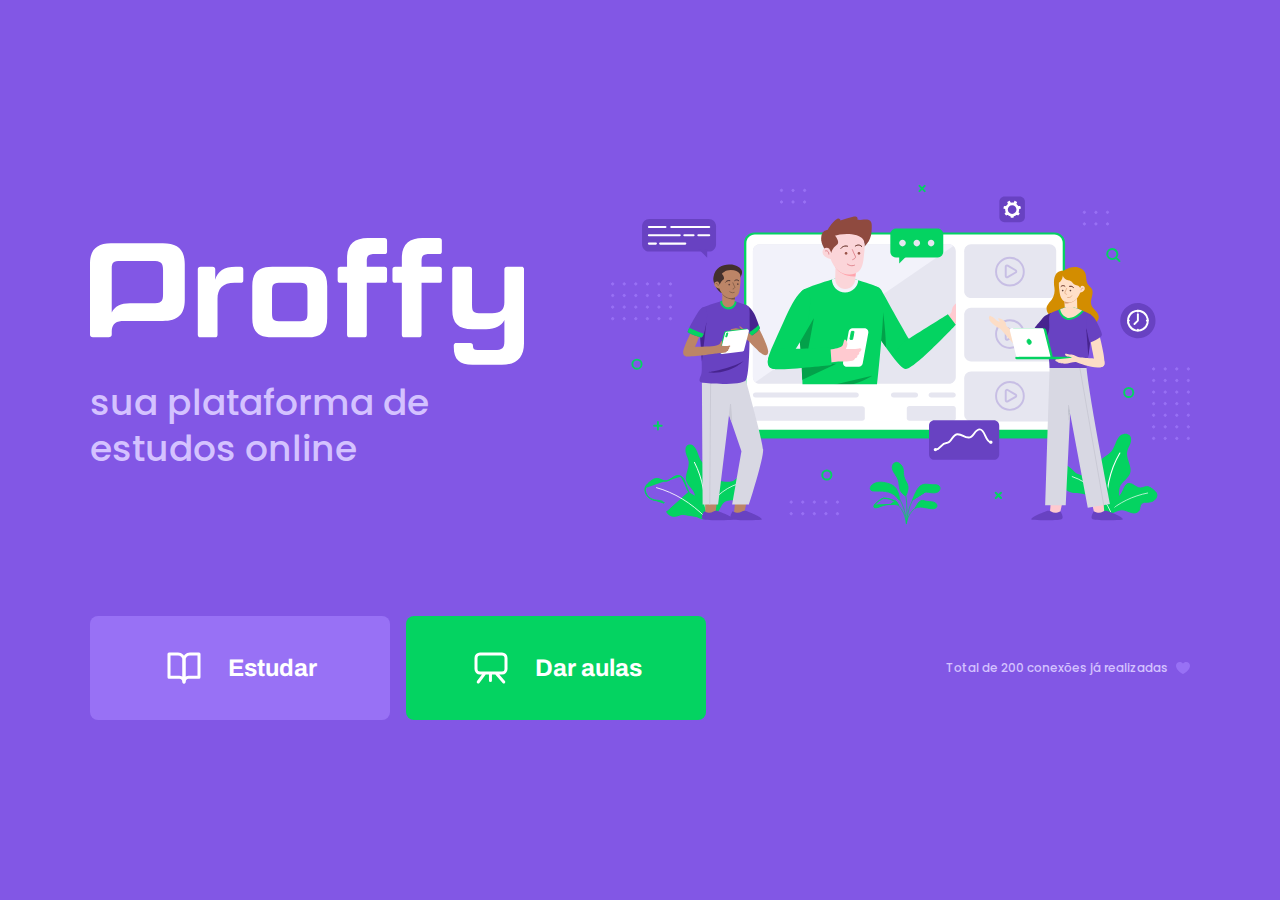
<file: index.html>
<!DOCTYPE html>
<html lang="pt_br">
<head>
  <meta charset="UTF-8">
  <meta http-equiv="X-UA-Compatible" content="IE=edge">
  <meta name="viewport" content="width=device-width, initial-scale=1.0">
  <link rel="stylesheet" href="styles/main.css">
  <link rel="stylesheet" href="styles/partials/page-landing.css">
  <link href="https://fonts.googleapis.com/css2?family=Archivo:wght@400;700&amp;family=Poppins:wght@400;600&amp;display=swap" rel="stylesheet">
  <title>ProffLine</title>
  <link rel="shortcut icon" href="images/favicon.png">
</head>

<body id="page-landing">
  <div id="container">
    <div class="logo-container">
      <img src="images/logo.svg" alt="Proffy">
      <h2>sua plataforma de estudos online</h2>
    </div>
    
    <img class="hero-image" src="images/landing.svg" alt="Plataforma de estudos">

    <div class="buttons-container">
      <a class="study" href="study.html">
        <img src="images/icons/study.svg" alt="Estudar">
        Estudar
      </a>
      <a class="give-classes" href="/give-classes.html">
        <img src="images/icons/give-classes.svg" alt="Dar aulas">
        Dar aulas
      </a>
    </div>
    <p class="total-connections">
      Total de 200 conexões já realizadas
      <img src="images/icons/purple-heart.svg" alt="Coração Roxo">
    </p> 
  </div>

</body>
</html>
</file>
<file: styles/main.css>
:root {
  --color-background: #F0F0F7;
  --color-primary-lighter: #9871F5;
  --color-primary-light: #916BEA;
  --color-primary: #8257E5;
  --color-primary-dark: #774DD6;
  --color-primary-darker: #6842c2;
  --color-secondary: #04D361;
  --color-secondary-dark: #04BF58;
  --color-title-in-primary: #FFFFFF;
  --color-text-in-primary: #D4C2FF;
  --color-text-title: #32264D;
  --color-text-complement: #9C98A6;
  --color-text-base: #6A6180;
  --color-line-in-white: #E6E6F0;
  --color-input-background: #F8F8FC;
  --color-button-text: #FFFFFF;
  --color-box-base: #FFFFFF;
  --color-box-footer: #FAFAFC;
  --color-small-info: #C1BCCC;
  /*tamanho da fonte padrão: 16px - 100% - 1rem */
  font-size: 60%; /* controle das medidas rem */
}

* {
  margin: 0;
  padding: 0;
  box-sizing: border-box;
}

html, body {
  height: 100vh;
}

body {
  background-color: var(--color-background);
  display: flex;
  align-items: center;
  justify-content: center;
}

body,
input,
button,
textarea {
  font: 500 1.6rem Poppins;
  color: var(--color-text-base);
}

#container {
  width: 90vw;
  max-width: 700px;
}

@media (min-width: 700px) {
  :root {
    font-size: 62.5%;
  }
}
</file>
<file: styles/partials/page-landing.css>
#page-landing {
  background: var(--color-primary);
}

#page-landing #container {
  color: var(--color-text-in-primary);
}

.logo-container img {
  height: 10rem;
}

.logo-container {
  text-align: center;
  margin-bottom: 3.2rem;
}

.logo-container h2 {
  font-weight: 500;
  font-size: 3.6rem;
  line-height: 4.6rem;
  margin-top: 0.8rem;
}

.hero-image {
  width: 100%;
}

.buttons-container {
  display: flex;
  justify-content: center;
  margin: 3.2rem 0;
}

.buttons-container a {
  width: 30rem;
  height: 10.4rem;
  border-radius: 0.8rem;
  margin-right: 1.6rem;
  font: 700 2.4rem Archivo;
  display: flex;
  align-items: center;
  justify-content: center;
  text-decoration: none;
  transition: background 0.2s;
  color: var(--color-button-text);
}

.buttons-container a img {
  width: 4rem;
  margin-right:2.4rem;
}

.buttons-container a.study {
  background: var(--color-primary-lighter);
}

.buttons-container a.study:hover {
  background: var(--color-primary-light);
}

.buttons-container a.give-classes {
  background: var(--color-secondary);
  margin-right: 0;
}

.buttons-container a.give-classes:hover {
  background: var(--color-secondary-dark);
}

.total-connections {
  font-size: 1.8rem;
  display: flex;
  align-items: center;
  justify-content: center;
}

.total-connections img {
  margin-left: 0.8rem;
}

@media (max-width: 699px) {
  :root {
    font-size: 40%;
  }
}

@media (min-width: 1100px) {
  #page-landing #container {
    max-width: 1100px;
    display: grid;
    grid-template-columns: 2fr 1fr 2fr;
    grid-template-rows: 350px 1fr;
    grid-template-areas: 
    "proffy image image"
    "button button texting";
    column-gap: 87px;
    row-gap: 86px;
  }
  
  .logo-container {
    grid-area: proffy;
    text-align: initial;
    align-self: center;
    margin: 0;
  }

  .logo-container img {
    height: 127px;
  }

  .hero-image {
    grid-area: image;
    height: 350px;
  }

  .buttons-container {
    grid-area: button;
    justify-content: flex-start;
    margin: 0;
  }

  .total-connections {
    grid-area: texting;
    justify-self: end;
    font-size: 1.2rem;
  }
}
</file>
